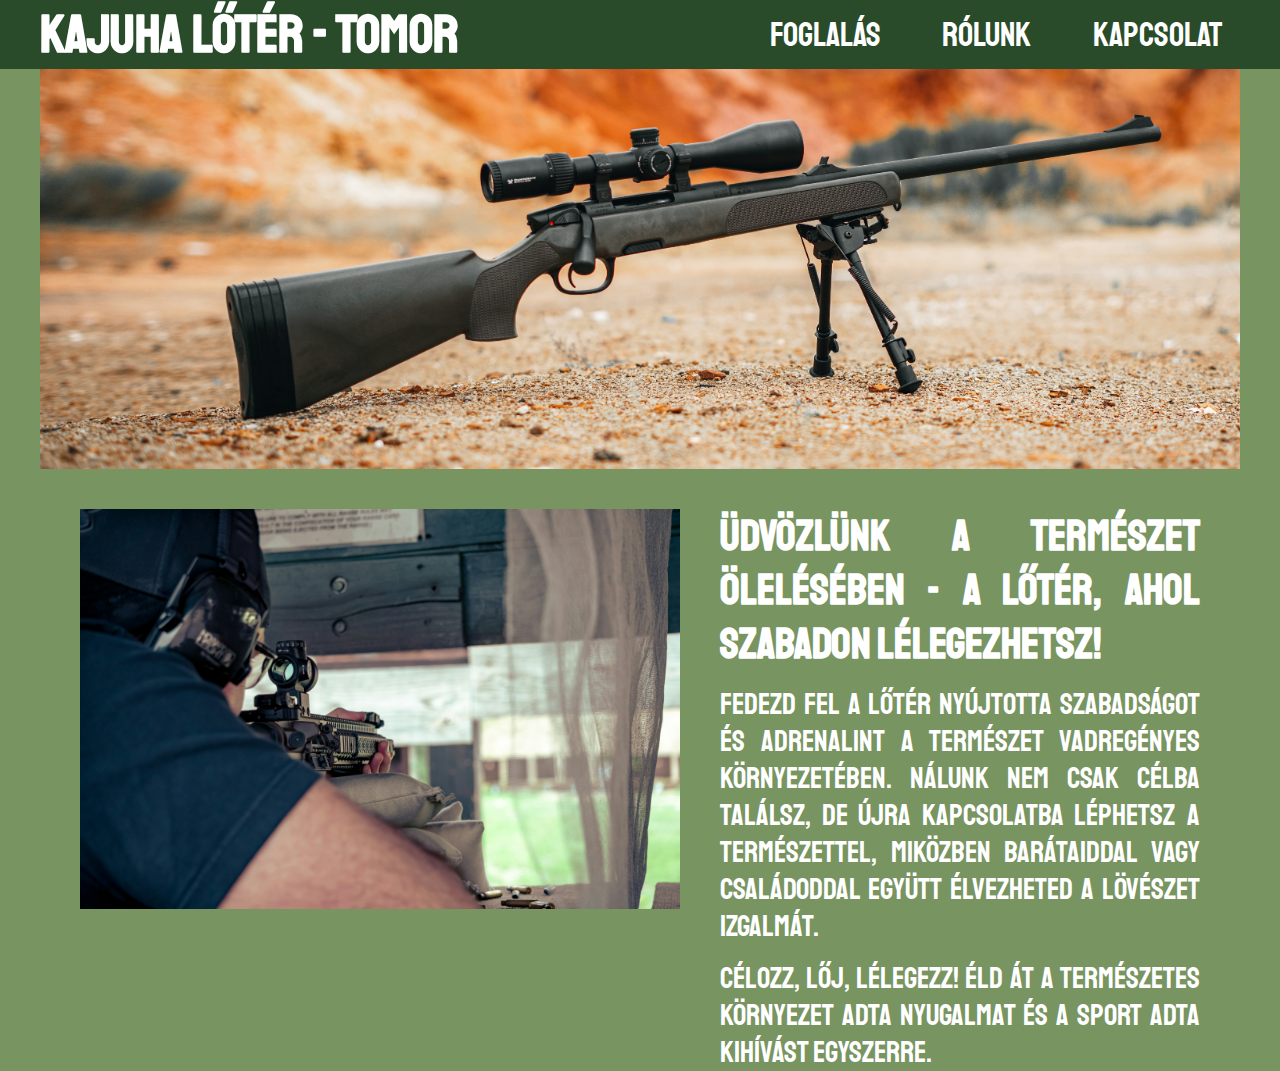
<file: index.html>
<!DOCTYPE html>
<html lang="hu">

<head>
    <meta charset="UTF-8">
    <meta name="viewport" content="width=device-width, initial-scale=1.0">
    <title>Tomor</title>
    <link rel="stylesheet" href="style.css">
    <link rel="preconnect" href="https://fonts.googleapis.com">
    <link rel="preconnect" href="https://fonts.gstatic.com" crossorigin>
    <link href="https://fonts.googleapis.com/css2?family=Staatliches&display=swap" rel="stylesheet">
</head>

<body>
    <div class="navbar">
        <div class="border">
            <div class="container">
                <a href="" class="text">
                    <h1 class="brand text">Kajuha Lőtér - Tomor</h1>
                </a>
                <div class="flexbox">
                    <a href="./foglalas.html" class="text">Foglalás</a>
                    <a href="" class="text">Rólunk</a>
                    <a href="" class="text">Kapcsolat</a>
                </div>
            </div>
        </div>
    </div>
    <section class="one">
        <div class="border">
            <div class="banner"></div>
            <div class="flexbox">
                <img id="gunner-image" src="./assets/gunner.jpg"></img>
                <div class="slogan">
                    <h2 class="text">Üdvözlünk a Természet Ölelésében - A Lőtér, Ahol Szabadon Lélegezhetsz!</h2>
                    <p class="text">Fedezd fel a lőtér nyújtotta szabadságot és adrenalint a természet vadregényes
                        környezetében. Nálunk nem csak célba találsz, de újra kapcsolatba léphetsz a természettel,
                        miközben barátaiddal vagy családoddal együtt élvezheted a lövészet izgalmát.</p>
                    <p class="text">Célozz, lőj, lélegezz! Éld át a természetes környezet adta nyugalmat és a sport adta
                        kihívást egyszerre.</p>
                </div>
            </div>

        </div>

    </section>

    

</body>

</html>
</file>
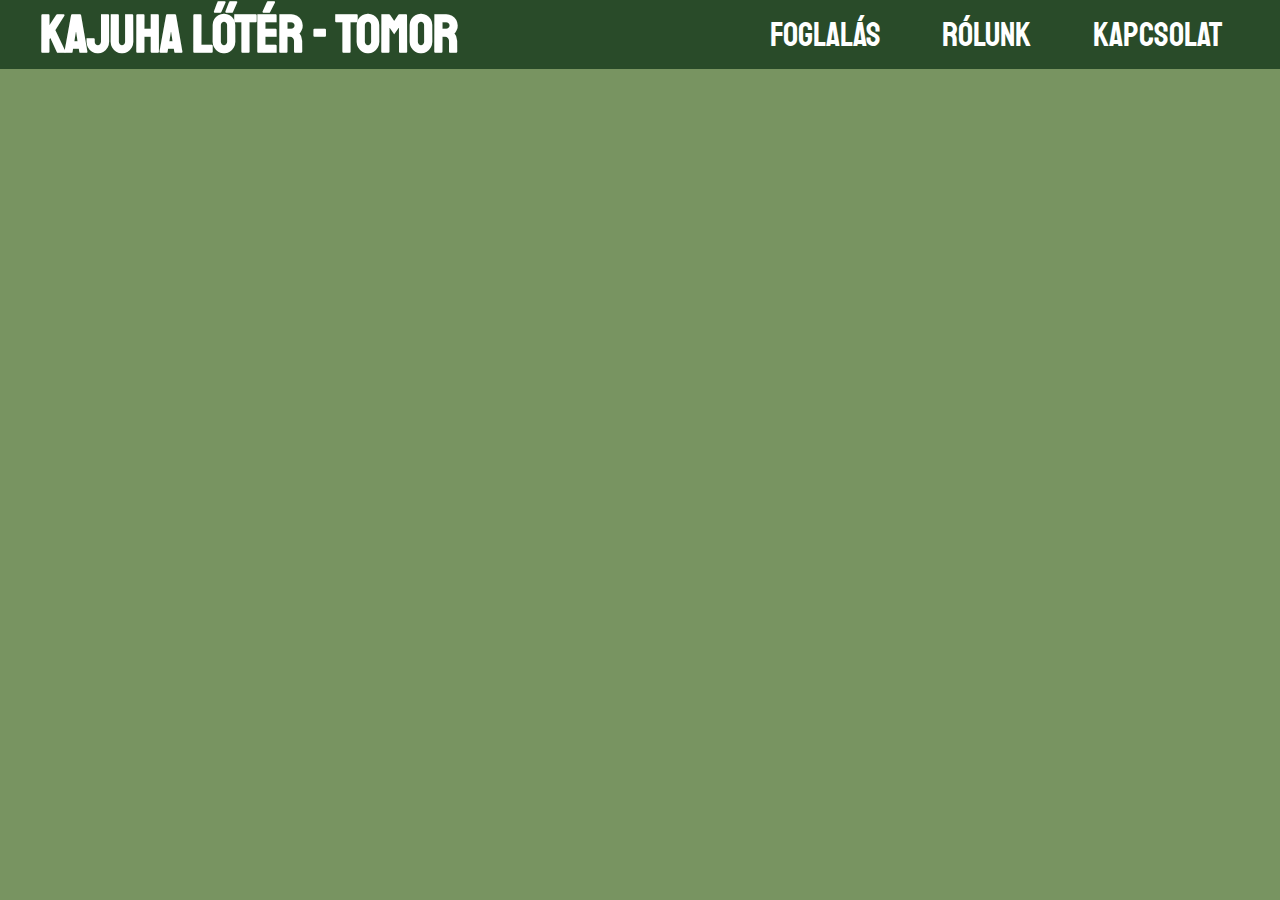
<file: foglalas.html>
<!DOCTYPE html>
<html lang="hu">

<head>
    <meta charset="UTF-8">
    <meta name="viewport" content="width=device-width, initial-scale=1.0">
    <title>Tomor</title>
    <link rel="stylesheet" href="style.css">
    <link rel="preconnect" href="https://fonts.googleapis.com">
    <link rel="preconnect" href="https://fonts.gstatic.com" crossorigin>
    <link href="https://fonts.googleapis.com/css2?family=Staatliches&display=swap" rel="stylesheet">
</head>

<body>
    <div class="navbar">
        <div class="border">
            <div class="container">
                <a href="./index.html" class="text">
                    <h1 class="brand text">Kajuha Lőtér - Tomor</h1>
                </a>
                <div class="flexbox">
                    <a href="" class="text">Foglalás</a>
                    <a href="" class="text">Rólunk</a>
                    <a href="" class="text">Kapcsolat</a>
                </div>
            </div>
        </div>
    </div>
    <section class="one">
        <div class="flex-container">
            <div class="border">
                <script src="//widget.simplybook.it/v2/widget/widget.js" type="text/javascript"></script>
                <script type="text/javascript">
                    var widget = new SimplybookWidget({ "widget_type": "iframe", "url": "https:\/\/kajuhaloter.simplybook.it", "theme": "default", "theme_settings": { "timeline_hide_unavailable": "1", "hide_past_days": "0", "timeline_show_end_time": "0", "timeline_modern_display": "as_slots", "sb_base_color": "#294b29", "display_item_mode": "block", "booking_nav_bg_color": "#294b29", "body_bg_color": "#f2f2f2", "sb_review_image": "", "dark_font_color": "#474747", "light_font_color": "#f5fcff", "btn_color_1": "#294b29", "sb_company_label_color": "#ffffff", "hide_img_mode": "1", "show_sidebar": "1", "sb_busy": "#c7b3b3", "sb_available": "#789461" }, "timeline": "modern", "datepicker": "top_calendar", "is_rtl": false, "app_config": { "clear_session": 0, "allow_switch_to_ada": 0, "predefined": [] } });
                </script>
            </div>
        </div>


    </section>

</body>

</html>
</file>
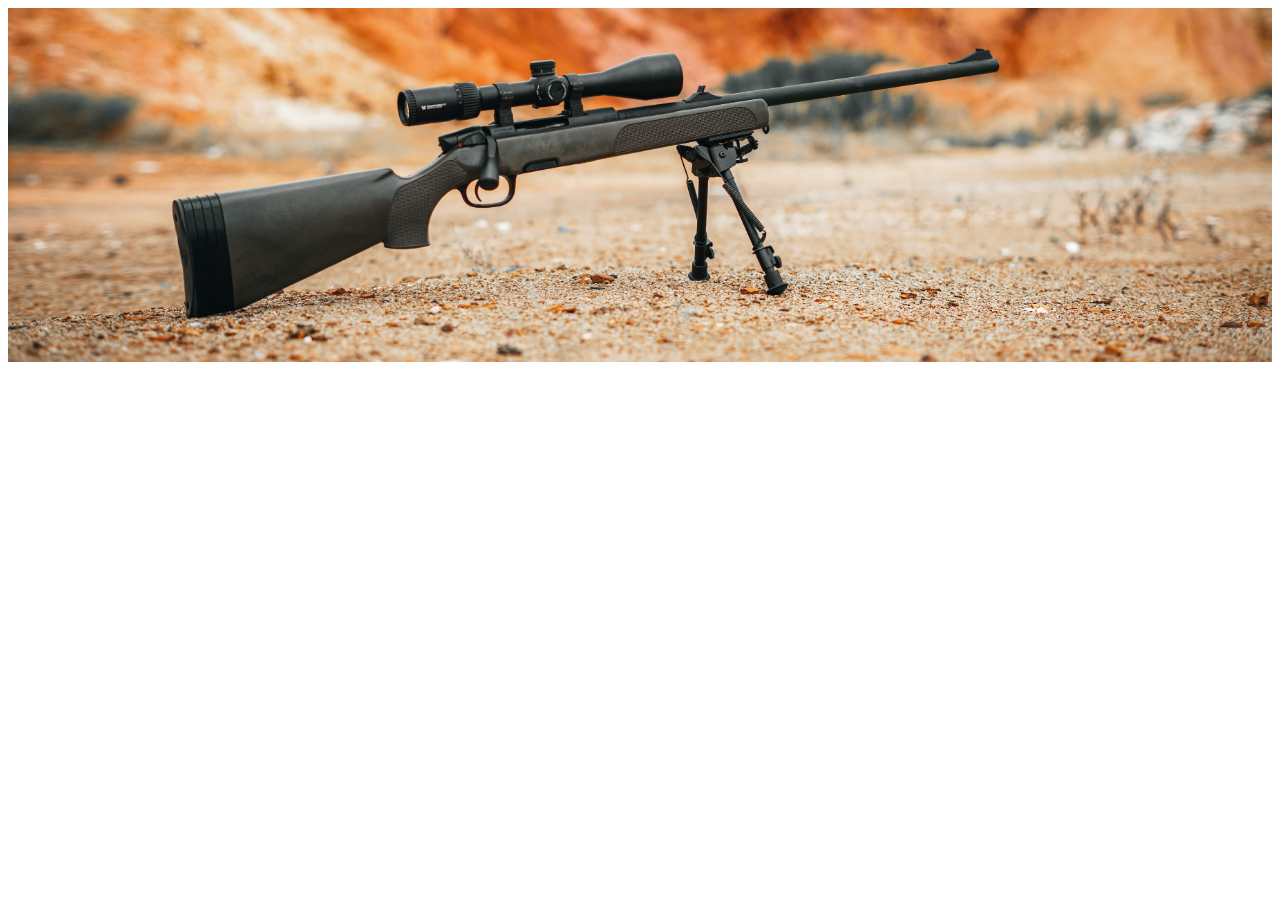
<file: test.html>
<!DOCTYPE html>
<html lang="en">
<head>
    <meta charset="UTF-8">
    <meta name="viewport" content="width=device-width, initial-scale=1.0">
    <title>Document</title>
    <style>
        img {
            width: 100%;
            height: auto;
        }
    </style>
</head>
<body>
    <img src="./assets/background.jpg" alt="" width="1400px" height="390px">
</body>
</html>
</file>
<file: style.css>
* {
    margin: 0;
}

body {
    margin: 0;
    background-color: #789461;
}

.text {
    color: white;
    font-family: Staatliches, sans-serif;
    text-decoration: none;
}

.navbar {
    background-color: #294B29;
    display: flex;
    align-items: center;
}

.container {
    display: flex;
    justify-content: space-between;
    align-items: center;
}

.border {
    margin: 0 auto 0 auto;
    width: 1400px;
}

.navbar h1 {
    font-size: 40pt;
}

.navbar .flexbox a {
    font-size: 25pt;
    padding: 1.5vh 2vh 1.5vh 2vh;
}

.navbar .flexbox a:hover {
    background-color: #50623A;
}

.flexbox {
    display: flex;
    gap: 2vw;
}

.banner {
    background-image: url("./assets/background.jpg");
    background-size: cover;
    background-repeat: no-repeat;
    height: 400px;
    width: 100%;
    display: flex;
    justify-content: flex-end;
    align-items: flex-end;

}

.one .flexbox {
    display: flex;
    margin: 40px 0px 0px 0;
    justify-content: space-between;
    gap: 40px;
}

.slogan {
    width: 800px;
    margin-right: 40px;
}

.slogan>h2 {
    font-size: 32pt;
    text-align: justify;
    margin-bottom: 5px;
}

.slogan>p {
    font-size: 22pt;
    text-align: justify;
    margin-top: 15px;
}

#gunner-image {
    background-image: url("./assets/gunner.jpg");
    background-repeat: no-repeat;
    height: 400px;
    margin-left: 40px;
}

.flex-container {
    display: flex;
    justify-content: center;
    margin-top: 20px;
}

.booking-container {
    width: 800px;
}



@media (max-width: 1400px) {
    .border {
        width: 1200px;
    }
}
</file>
